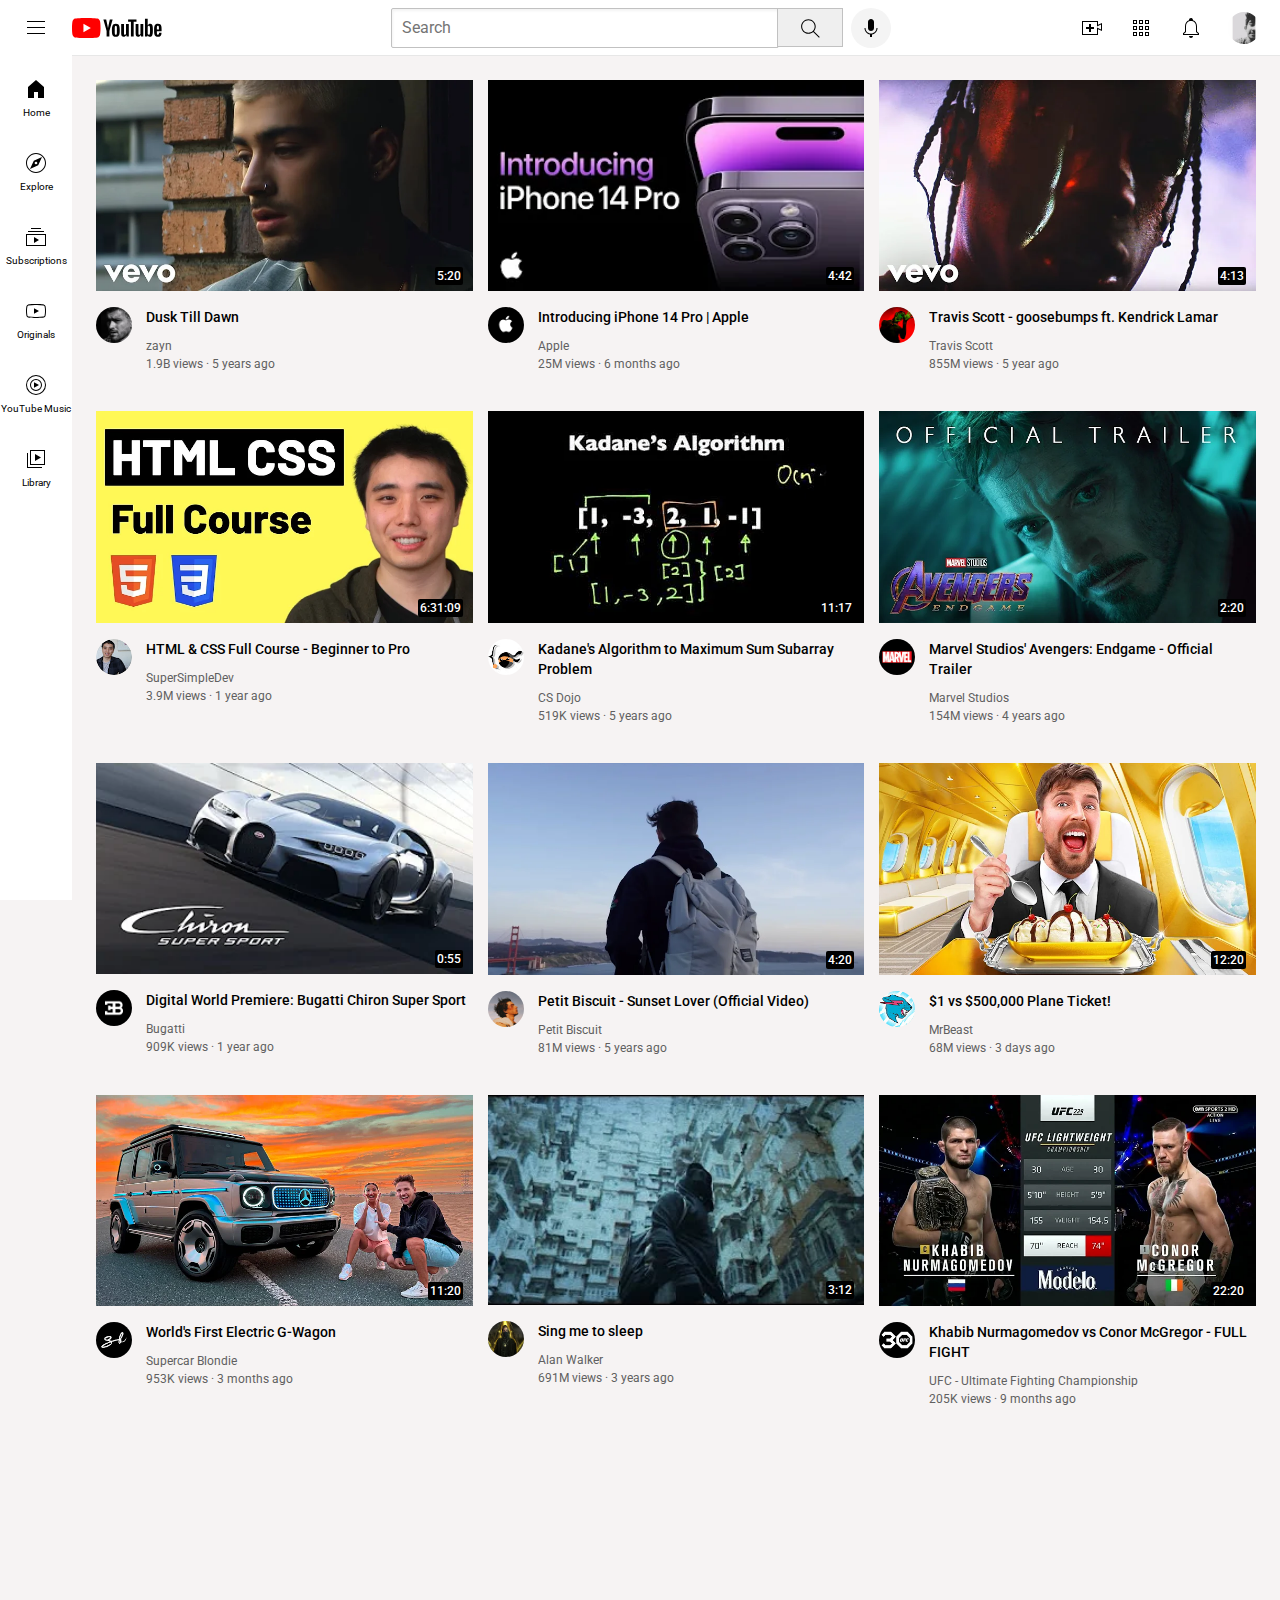
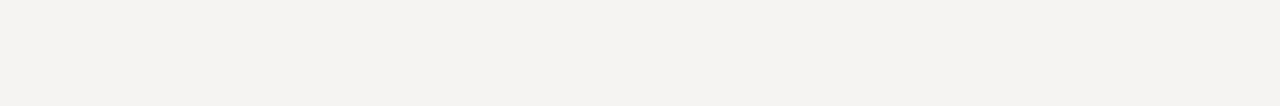
<file: index.html>
<!DOCTYPE html>
<html>
  <head>

    <title>YouTube Clone</title>
    

    <link rel="preconnect" href="https://fonts.googleapis.com">
    <link rel="preconnect" href="https://fonts.gstatic.com" crossorigin>
    <link href="https://fonts.googleapis.com/css2?family=Roboto:wght@400;500;700&display=swap" rel="stylesheet">

    <link rel="stylesheet" href="styles/general.css">
    <link rel="stylesheet" href="styles/header.css">
    <link rel="stylesheet" href="styles/video.css">
    <link rel="stylesheet" href="styles/sidebar.css">
  </head>

  <body>
    <header class="header">

      <div class="left-section">
          <img class="hamburger-menu" src="icons/hamburger-menu.svg">
          <img class="youtube-logo" src="icons/youtube-logo.svg">
      </div>

      <div class="middle-section">
          <input class="searchbox" type="text" placeholder="Search">
          <button class="search-button">
            <img class="search-icon" src="icons/search.svg">
          </button>
          <button  class="voice-search-button">
            <img class="voice-icon" src="icons/voice-search-icon.svg">
          </button>
      </div>

      <div class="right-section">
          <img class="upload-icon" src="icons/upload.svg">
          <img class="app-icon" src="icons/youtube-apps.svg">
          <img class="notifications-icon" src="icons/notifications.svg">
          <img class="channel-picture-icon" src="./profile-pictures/current-channel.jpg">
          

      </div>

    </header>

    <nav class="sidebar">
        <div class="sidebar-link"><img src="sidebar/home.svg">
          <div>Home</div>
        </div>
        <div class="sidebar-link"><img src="sidebar/explore.svg">
          <div>Explore</div>
        </div>
        <div class="sidebar-link"><img src="sidebar/subscriptions.svg">
          <div>Subscriptions</div>
        </div>
        <div class="sidebar-link"><img src="sidebar/originals.svg">
          <div>Originals</div>
        </div>
        <div class="sidebar-link"><img src="sidebar/youtube-music.svg">
          <div>YouTube Music</div>
        </div>
        <div class="sidebar-link"><img src="sidebar/library.svg">
          <div>Library</div>
        </div>

    </nav>
    
    <div class="video-grid">


      <div class="video-preview">

        <div class="thumbnail-row">
          <img class="thumbnail" src="thumbnails/thumbnail-1-1.webp">
          <div class="video-time">5:20</div>
        </div>

        <div class="video-info-grid">

          <div class="channel-picture">
               <img class="profile-picture" src="./profile-pictures/channel-1-1.jpg">
          </div>
  
          <div class="video-info">
  
              <p class="video-title">
              Dusk Till Dawn
              </p>
              <p class="video-author">
                zayn
              </p>
              <p class="video-stats">
                1.9B views &#183; 5 years ago
              </p>
  
          </div>
   
        </div> 
  
      </div>
  
        <div class="video-preview">
  
          <div class="thumbnail-row">
            <img class="thumbnail" src="thumbnails/thumbnail-2-2.webp">
            <div class="video-time"> 4:42</div>
          </div>
          <div class="video-info-grid">
    
            <div class="channel-picture">
              <img class="profile-picture" src="./profile-pictures/channel-2-2.jpg">
            </div>
    
            <div class="video-info">
    
              <p class="video-title">
                Introducing iPhone 14 Pro | Apple 
                </p>
                <p class="video-author">
                  Apple
                </p>
                <p class="video-stats">
                  25M views &#183; 6 months ago
                </p>
    
            </div>
     
          </div> 
    
          </div>
  
          <div class="video-preview">
  
            <div class="thumbnail-row">
              <img class="thumbnail" src="thumbnails/thumbnail-3-3.webp">
              <div class="video-time">4:13</div>
            </div>
            <div class="video-info-grid">
      
              <div class="channel-picture">
                <img class="profile-picture" src="./profile-pictures/channel-3-3.jpg">
              </div>
      
              <div class="video-info">
      
                <p class="video-title">
                  Travis Scott - goosebumps ft. Kendrick Lamar
                  </p>
                  <p class="video-author">
                    Travis Scott
                  </p>
                  <p class="video-stats">
                    855M views &#183; 5 year ago
                  </p>
      
              </div>
       
            </div> 
      
            </div>
      
            <div class="video-preview">
      
              <div class="thumbnail-row">
                <img class="thumbnail" src="thumbnails/thumbnail-4-4.webp">
                <div class="video-time">6:31:09</div>
              </div>
              <div class="video-info-grid">
        
                <div class="channel-picture">
                  <img class="profile-picture" src="./profile-pictures/channel-4-4.jpg">
                </div>
        
                <div class="video-info">
        
                  <p class="video-title">
                    
                    HTML & CSS Full Course - Beginner to Pro
                    </p>
                    <p class="video-author">
                      SuperSimpleDev
                    </p>
                    <p class="video-stats">
                      3.9M views &#183; 1 year ago
                    </p>
        
                </div>
         
              </div> 
        
              </div>
  
              <div class="video-preview">
  
                <div class="thumbnail-row">
                  <img class="thumbnail" src="thumbnails/thumbnail-5.webp">
                  <div class="video-time">11:17</div>
                </div>
                <div class="video-info-grid">
          
                  <div class="channel-picture">
                    <img class="profile-picture" src="./profile-pictures/channel-5.jpeg">
                  </div>
          
                  <div class="video-info">
          
                    <p class="video-title">
                      Kadane's Algorithm to Maximum Sum Subarray Problem
                      </p>
                      <p class="video-author">
                        CS Dojo
                      </p>
                      <p class="video-stats">
                        519K views &#183; 5 years ago
                      </p>
          
                  </div>
           
                </div> 
          
                </div>
          


                  <div class="video-preview">

                    <div class="thumbnail-row">
                      <img class="thumbnail" src="thumbnails/thumbnail-7.webp">
                      <div class="video-time">2:20</div>
                    </div>
            
                    <div class="video-info-grid">
            
                      <div class="channel-picture">
                           <img class="profile-picture" src="./profile-pictures/channel-7.jpg">
                      </div>
              
                      <div class="video-info">
              
                          <p class="video-title">
                            Marvel Studios' Avengers: Endgame - Official Trailer
                          </p>
                          <p class="video-author">
                            Marvel Studios
                          </p>
                          <p class="video-stats">
                            154M views &#183; 4 years ago
                          </p>
              
                      </div>
               
                    </div> 
              
                  </div>

                  <div class="video-preview">

                    <div class="thumbnail-row">
                      <img class="thumbnail" src="thumbnails/thumbnail-8-1.webp">
                      <div class="video-time">0:55</div>
                    </div>
            
                    <div class="video-info-grid">
            
                      <div class="channel-picture">
                           <img class="profile-picture" src="./profile-pictures/channel-8.jpg">
                      </div>
              
                      <div class="video-info">
              
                          <p class="video-title">
                          Digital World Premiere: Bugatti Chiron Super Sport
                          </p>
                          <p class="video-author">
                            Bugatti
                          </p>
                          <p class="video-stats">
                            909K views &#183; 1 year ago
                          </p>
              
                      </div>
               
                    </div> 
              
                  </div>

                  <div class="video-preview">

                    <div class="thumbnail-row">
                      <img class="thumbnail" src="thumbnails/thumbnail-9.webp">
                      <div class="video-time">4:20</div>
                    </div>
            
                    <div class="video-info-grid">
            
                      <div class="channel-picture">
                           <img class="profile-picture" src="./profile-pictures/channel-9.jpg">
                      </div>
              
                      <div class="video-info">
              
                          <p class="video-title">
                            Petit Biscuit - Sunset Lover (Official Video)
                          </p>
                          <p class="video-author">
                            Petit Biscuit
                          </p>
                          <p class="video-stats">
                            81M views &#183; 5 years ago
                          </p>
              
                      </div>
               
                    </div> 
              
                  </div>

              <div class="video-preview">
          
                  <div class="thumbnail-row">
                    <img class="thumbnail" src="thumbnails/thumbnail-6-6.webp">
                    <div class="video-time">12:20</div>
                  </div>

                  <div class="video-info-grid">
            
                    <div class="channel-picture">
                      <img class="profile-picture" src="./profile-pictures/channel-6.jpeg">
                       
                    </div>
            
                    <div class="video-info">
            
                      <p class="video-title">
                        $1 vs $500,000 Plane Ticket!
                      </p>
                      <p class="video-author">
                          MrBeast
                      </p>
                      <p class="video-stats">
                          68M views &#183; 3 days ago
                      </p>
            
                    </div>
             
                </div> 
            
              </div>

              <div class="video-preview">

                <div class="thumbnail-row">
                  <img class="thumbnail" src="thumbnails/thumbnail-10.webp">
                  <div class="video-time">11:20</div>
                </div>
        
                <div class="video-info-grid">
        
                  <div class="channel-picture">
                       <img class="profile-picture" src="./profile-pictures/channel-10.jpg">
                  </div>
          
                  <div class="video-info">
          
                      <p class="video-title">
                        World's First Electric G-Wagon
                      </p>
                      <p class="video-author">
                        Supercar Blondie
                      </p>
                      <p class="video-stats">
                        953K views &#183; 3 months ago
                      </p>
          
                  </div>
           
                </div> 
          
              </div>

              <div class="video-preview">

                <div class="thumbnail-row">
                  <img class="thumbnail" src="thumbnails/thumbnail-11.webp">
                  <div class="video-time">3:12</div>
                </div>
        
                <div class="video-info-grid">
        
                  <div class="channel-picture">
                       <img class="profile-picture" src="./profile-pictures/channel-11.jpg">
                  </div>
          
                  <div class="video-info">
          
                      <p class="video-title">
                      Sing me to sleep
                      </p>
                      <p class="video-author">
                        Alan Walker
                      </p>
                      <p class="video-stats">
                        691M views &#183; 3 years ago
                      </p>
          
                  </div>
           
                </div> 
          
              </div>

              <div class="video-preview">

                <div class="thumbnail-row">
                  <img class="thumbnail" src="thumbnails/thumbnail-12.webp">
                  <div class="video-time">22:20</div>
                </div>
        
                <div class="video-info-grid">
        
                  <div class="channel-picture">
                       <img class="profile-picture" src="./profile-pictures/channel-12.jpg">
                  </div>
          
                  <div class="video-info">
          
                      <p class="video-title">
                        Khabib Nurmagomedov vs Conor McGregor - FULL FIGHT
                      </p>
                      <p class="video-author">
                        UFC - Ultimate Fighting Championship
                      </p>
                      <p class="video-stats">
                        205K views &#183; 9 months ago
                      </p>
          
                  </div>
           
                </div> 
          
              </div>

    </div>
    

  </body>

</html>
</file>
<file: styles/general.css>
p{
  font-family: Roboto, Arial;
  margin-top: 0px;
  margin-bottom: 0px;
}

body{
  
  margin: 0px;
  padding-top: 80px;
  padding-left: 96px;
  padding-right: 24px;
  background-color: rgb(246, 243, 243);
}
</file>
<file: styles/header.css>
.header{
  height: 55px;
  display: flex;
  flex-direction: row;
  justify-content: space-between;
  position: fixed;
  top: 0;
  left: 0;
  right:0;
  background-color: white;
  border-bottom-width: 1px;
  border-bottom-style: solid;
  border-bottom-color: rgb(231, 231, 231);
  z-index: 1;
}

body{
  margin-bottom: 300px;
}

.left-section{
  display: flex;
  align-items: center;
}

.middle-section{
  
  flex: 1;
  margin-left: 70px;
  margin-right: 30px;
  max-width: 500px;
  display: flex;
  align-items: center;
}


.hamburger-menu{
  height: 24px;
  margin-left: 24px;
  margin-right: 24px;
  cursor: pointer;
}

.youtube-logo{
  height: 20px;
  cursor: pointer;
}


.searchbox{
  flex: 1;
  height: 36px;
  border: 1px;
  width: 60px;
  padding-left: 10px;
  font-size: 16px;
  border-style: solid;
  border-color: rgb(193, 193, 193);
  border-radius: 2px;
  box-shadow: inset 1px 2px 3px rgba(0,0,0,0.05);
  width: 0;
}

.searchbox::placeholder{
  font-family: Roboto,Arial;
  font-size: 16px;
}

.search-button{
  height: 39px;
  width: 66px;
  border: 1px;
  margin-right: 8px;
  color: rgb(239, 239, 239);
  border-color: rgb(193, 193, 193);
  border-style: solid;
  margin-left: -2px;
  cursor: pointer;
}

.search-icon{
  height: 25px;
  margin-top: 4px;
  cursor: pointer;
}

.voice-search-button{
  height: 40px;
  width: 40px;
  border-radius: 20px;
  border-style: solid;
  color: rgb(239, 239, 239) ;
  background-color: rgb(244, 244, 244);
  border: none;
  cursor: pointer;
}

.right-section{
  width: 180px;
  margin-right: 20px;
  display: flex;
  flex-direction: row;
  align-items: center;
  justify-content: space-between;
  flex-shrink: 0;
}

.voice-icon{
  height: 24px;
  margin-top: 4px;
  cursor: pointer;
}

.upload-icon{
  height: 24px;
  cursor: pointer;
}

.app-icon{
  height: 24px;
  cursor: pointer;

}

.notifications-icon{
  height: 24px;
  cursor: pointer;
}

.channel-picture-icon{
  height: 32px;
  border-radius: 16px;
  cursor: pointer;
}
</file>
<file: styles/video.css>
.thumbnail{
  width: 100%;
  cursor: pointer;
  
}


.video-time{

  background-color: black;
  color: white;
  position: absolute;
  bottom: 10px;
  right: 10px;
  font-family: roboto,arial;
  font-size: 12px ;
  font-weight: 500;
  padding: 2px;
  border-radius: 2px;
  
}

.video-author{
  display: block;
  font-size: 12px;
  color: rgb(96,96,96);
  margin-bottom: 4px;
}

.video-stats{
  display:block;
  font-size: 12px;
  color: rgb(96,96,96);

}

.video-title{
  margin-top: 0px;
  font-size: 14px;
  font-weight: 500;
  line-height: 20px;
  margin-bottom: 12px;
  cursor: pointer;
}

.video-info-grid{
  display: grid;
  grid-template-columns: 50px 1fr;

}



.profile-picture{
  width: 36px;
  border-radius: 50px;
  cursor: pointer;
}

.thumbnail-row{
  margin-bottom: 12px;
  position: relative;
}

.video-grid{
  display: grid;
  grid-template-columns: 1fr 1fr 1fr;
  column-gap: 15px;
  row-gap: 40px;
}
</file>
<file: styles/sidebar.css>
.sidebar{

  position: fixed;
  left: 0;
  bottom: 0;
  width: 72px;
  top: 55px;
  background-color: white;
  align-items: center;
  z-index: 2;
  padding-top: 5px;
  
}

.sidebar-link{
  height: 74px;
  display: flex;
  align-items: center;
  justify-content: center;
  flex-direction: column;
  cursor: pointer;
  
}

.sidebar-link:hover{
    background-color: rgb(213, 213, 213);
}

.sidebar img{
  height: 24px;
  margin-bottom: 6px;

}

.sidebar-link div{
  font-family: roboto,arial;
  font-size: 10px;
}
</file>
